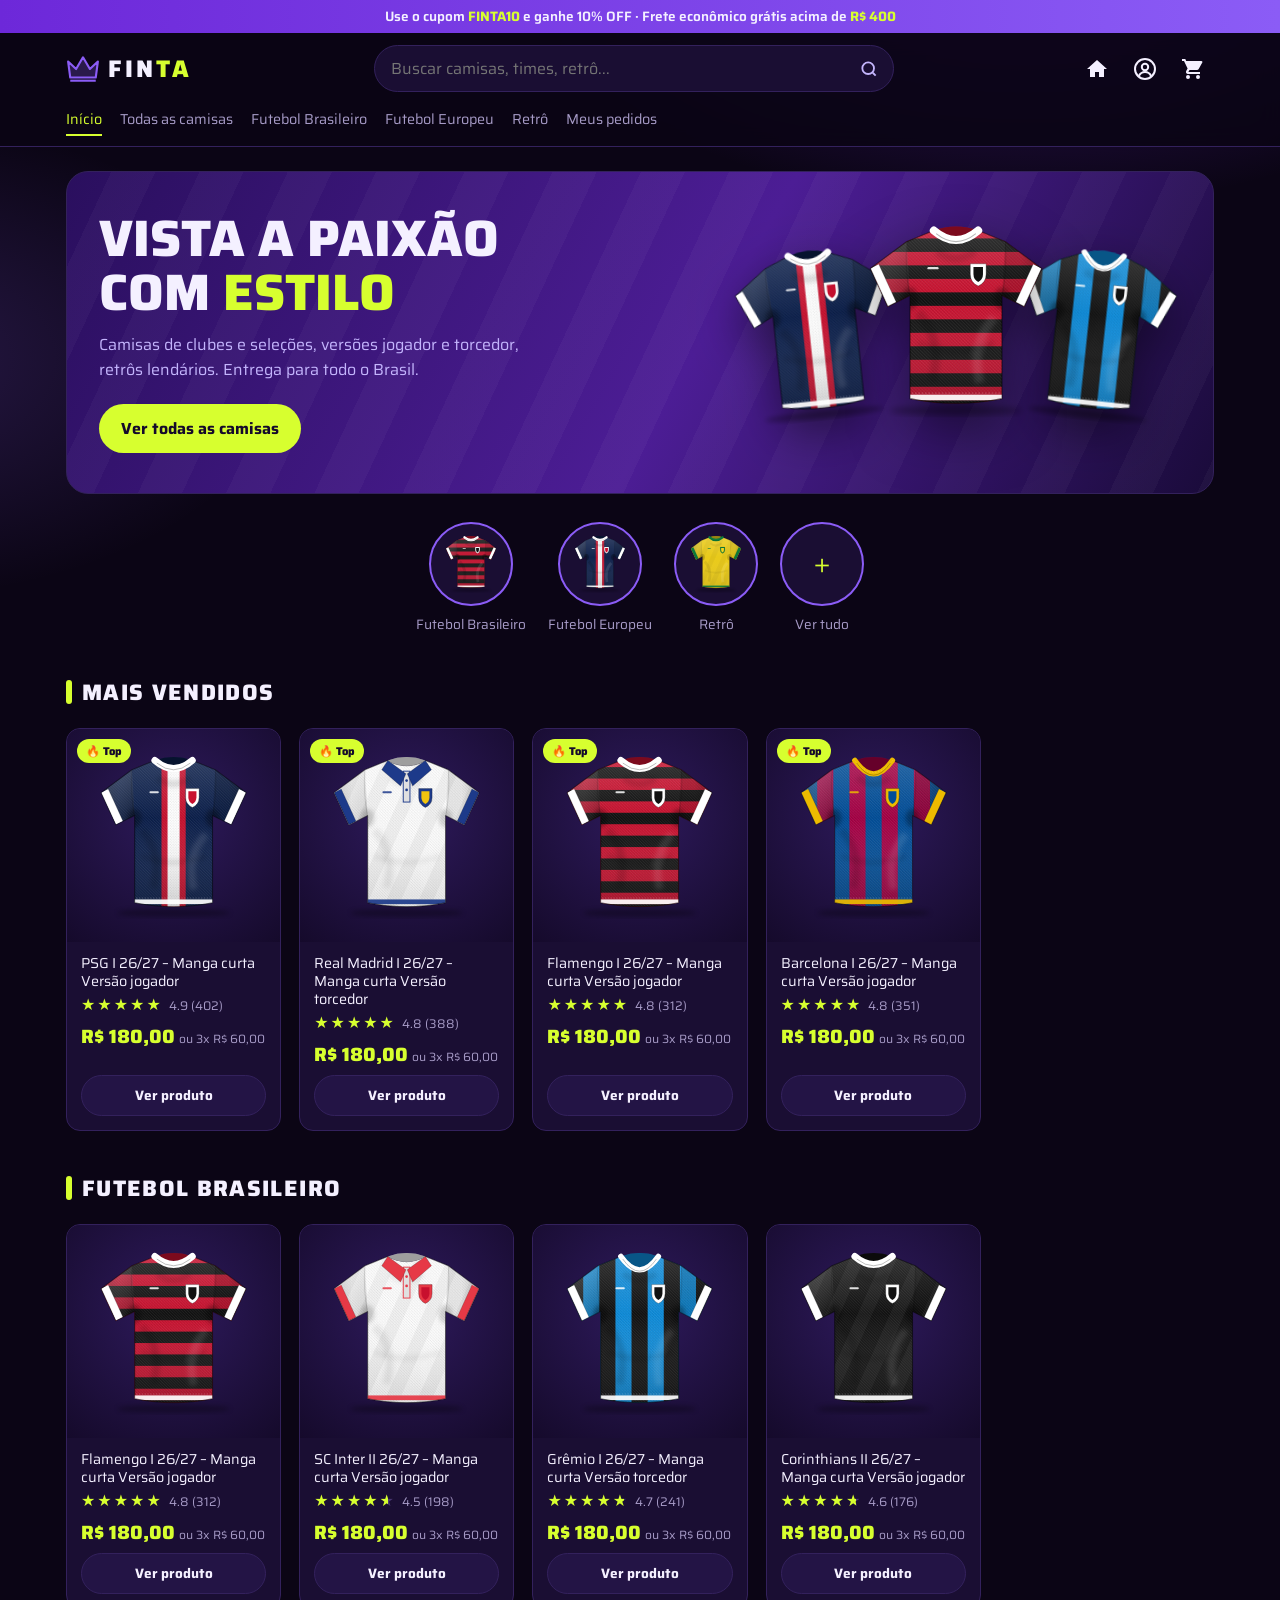
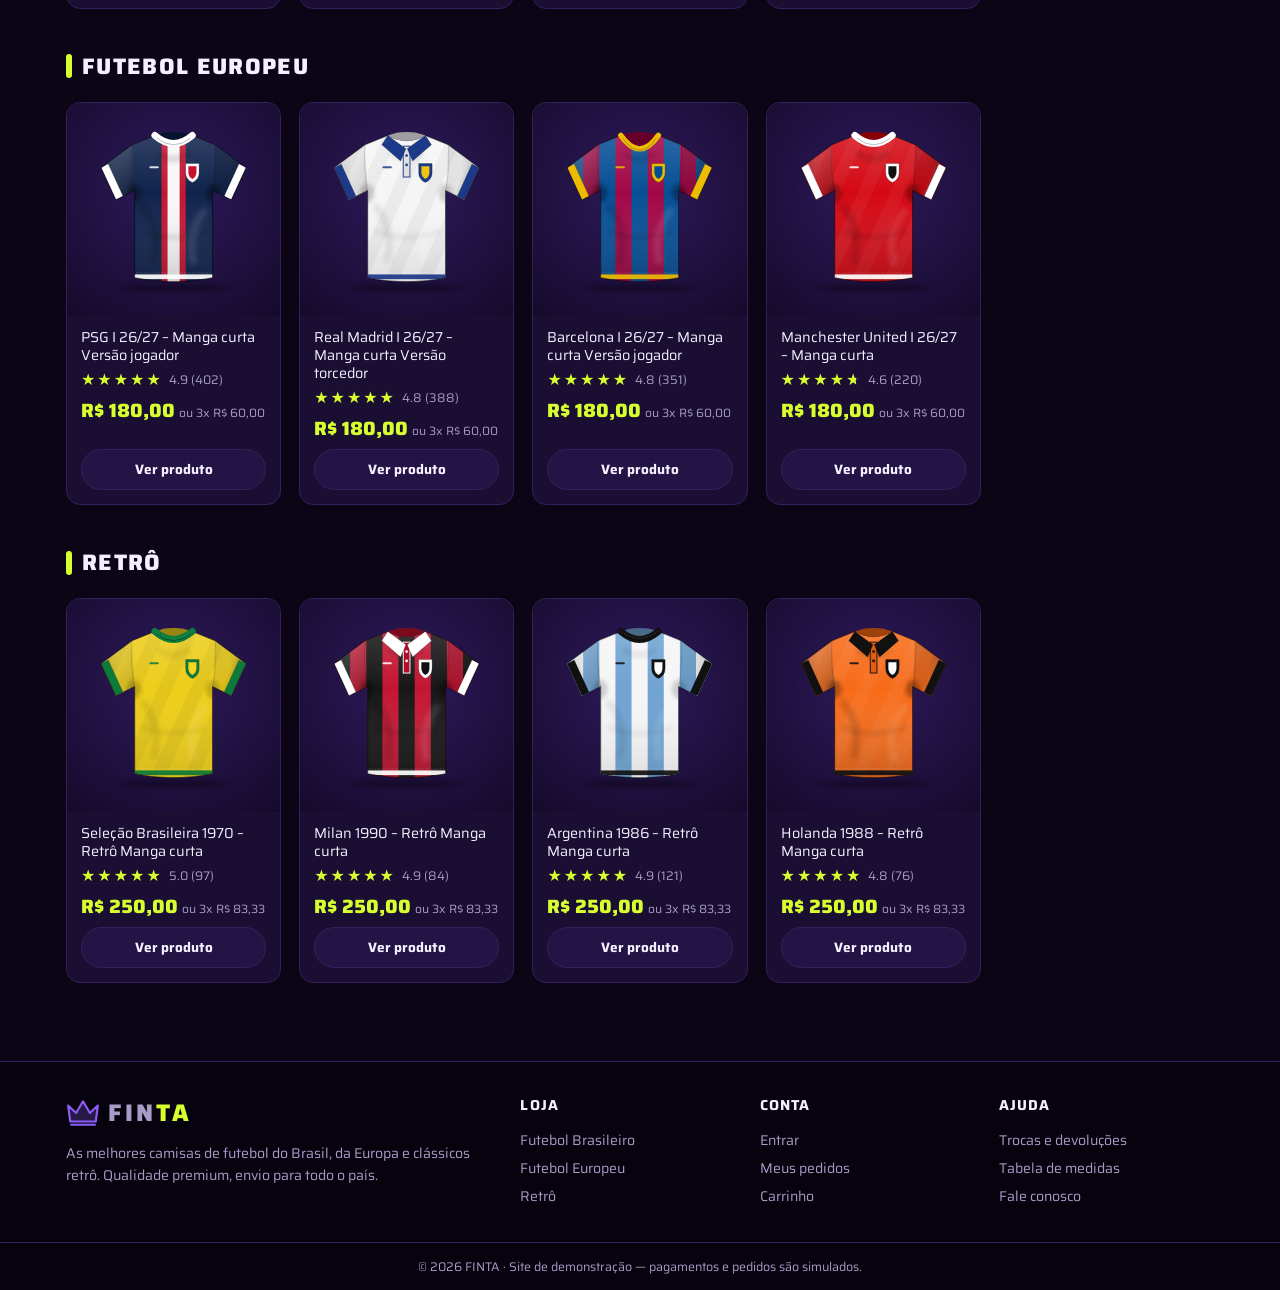
<file: index.html>
<!DOCTYPE html>
<html lang="pt-BR">
<head>
<meta charset="UTF-8">
<meta name="viewport" content="width=device-width, initial-scale=1">
<title>FINTA · Camisas de futebol</title>
<link rel="preconnect" href="https://fonts.googleapis.com">
<link href="https://fonts.googleapis.com/css2?family=Saira:wght@400;600;700;800&display=swap" rel="stylesheet">
<link rel="stylesheet" href="css/style.css">
</head>
<body>
<div id="app-header"></div>
<main id="view"></main>
<div id="app-footer"></div>
<noscript><p style="padding:40px;text-align:center">Ative o JavaScript para ver a loja.</p></noscript>
<script src="js/app.js"></script>
</body>
</html>
</file>
<file: css/style.css>
:root{
  --bg:#0b0515;--bg2:#140a26;--card:#1a0e33;--card2:#231445;
  --purple:#6d28d9;--purple2:#8b5cf6;--purple3:#c4b5fd;
  --neon:#d7ff2f;--text:#f4f0ff;--muted:#a79bc7;--line:#33215c;
  --ok:#3ddc97;--err:#ff5d73;--radius:14px;
  --font:'Saira','Segoe UI',system-ui,sans-serif;
}
*{box-sizing:border-box;margin:0;padding:0}
html{scroll-behavior:smooth}
body{font-family:var(--font);background:var(--bg);color:var(--text);min-height:100vh;display:flex;flex-direction:column;
  background-image:radial-gradient(900px 500px at 80% -10%,rgba(109,40,217,.45),transparent 60%),radial-gradient(700px 400px at -10% 40%,rgba(139,92,246,.22),transparent 60%);
  background-attachment:fixed}
a{color:inherit;text-decoration:none}
button,input,select,textarea{font:inherit;color:inherit}
img,svg{display:block;max-width:100%}
main{flex:1;width:100%;max-width:1180px;margin:0 auto;padding:24px 16px 48px}
.hidden{display:none!important}

.header{position:sticky;top:0;z-index:50;background:rgba(11,5,21,.88);backdrop-filter:blur(12px);border-bottom:1px solid var(--line)}
.header-in{max-width:1180px;margin:0 auto;padding:12px 16px;display:flex;align-items:center;gap:16px}
.logo{display:flex;align-items:center;gap:8px;font-weight:800;font-size:1.5rem;letter-spacing:.12em}
.logo svg{width:34px;height:34px}
.logo span{color:var(--neon)}
.search{flex:1;max-width:520px;margin:0 auto;display:flex;background:var(--card);border:1px solid var(--line);border-radius:999px;overflow:hidden}
.search input{flex:1;background:none;border:0;outline:0;padding:10px 16px;min-width:0}
.search button{background:none;border:0;padding:0 14px;cursor:pointer;color:var(--purple3)}
.nav{display:flex;align-items:center;gap:6px}
.icon-btn{position:relative;width:42px;height:42px;display:grid;place-items:center;border-radius:50%;transition:.2s;color:var(--text);background:none;border:0;cursor:pointer}
.icon-btn:hover{background:var(--card2);color:var(--neon)}
.icon-btn svg{width:24px;height:24px}
.badge{position:absolute;top:2px;right:0;min-width:18px;height:18px;border-radius:9px;background:var(--neon);color:#150a2b;font-size:.7rem;font-weight:800;display:grid;place-items:center;padding:0 4px}
.badge:empty,.badge[data-n="0"]{display:none}
.subnav{max-width:1180px;margin:0 auto;padding:0 16px 10px;display:flex;gap:18px;overflow-x:auto;font-size:.9rem;color:var(--muted)}
.subnav a{white-space:nowrap;padding:4px 0;border-bottom:2px solid transparent}
.subnav a:hover,.subnav a.on{color:var(--neon);border-color:var(--neon)}
.promo{background:linear-gradient(90deg,var(--purple),var(--purple2));text-align:center;font-size:.85rem;padding:6px;font-weight:600}
.promo b{color:var(--neon)}

.hero{position:relative;border-radius:22px;overflow:hidden;padding:40px 32px;min-height:300px;display:flex;align-items:center;justify-content:space-between;gap:20px;
  background:linear-gradient(120deg,#2a0f5e,#4c1d95 55%,#1a0b3a);border:1px solid var(--line)}
.hero::after{content:"";position:absolute;inset:0;background:repeating-linear-gradient(115deg,transparent 0 40px,rgba(255,255,255,.03) 40px 80px);pointer-events:none}
.hero h1{font-size:clamp(1.8rem,4.5vw,3.2rem);line-height:1.05;font-weight:800;text-transform:uppercase;max-width:520px}
.hero h1 em{font-style:normal;color:var(--neon)}
.hero p{color:var(--purple3);margin:12px 0 22px;max-width:440px}
.hero-shirts{display:flex;gap:0;position:relative;z-index:1}
.hero-shirts svg{width:170px;filter:drop-shadow(0 18px 24px rgba(0,0,0,.5))}
.hero-shirts svg:nth-child(2){transform:translateY(-14px) scale(1.12);z-index:2}
.hero-shirts svg:nth-child(1){margin-right:-30px;transform:rotate(-6deg)}
.hero-shirts svg:nth-child(3){margin-left:-30px;transform:rotate(6deg)}
.hero>div{position:relative;z-index:1}

.btn{display:inline-flex;align-items:center;justify-content:center;gap:8px;padding:12px 22px;border-radius:999px;border:0;cursor:pointer;font-weight:700;transition:.2s;background:var(--neon);color:#150a2b}
.btn:hover{transform:translateY(-1px);box-shadow:0 8px 22px rgba(215,255,47,.25)}
.btn.sec{background:var(--card2);color:var(--text);border:1px solid var(--line)}
.btn.sec:hover{box-shadow:none;border-color:var(--purple2)}
.btn.block{width:100%}
.btn:disabled{opacity:.5;cursor:not-allowed;transform:none;box-shadow:none}
.link{color:var(--purple3);text-decoration:underline;cursor:pointer;background:none;border:0}

.cats{display:flex;justify-content:center;gap:22px;margin:28px 0;flex-wrap:wrap}
.cat{display:flex;flex-direction:column;align-items:center;gap:8px;font-size:.85rem;color:var(--muted);transition:.2s}
.cat .ring{width:84px;height:84px;border-radius:50%;border:2px solid var(--purple2);background:var(--card);display:grid;place-items:center;overflow:hidden;transition:.2s}
.cat .ring svg{width:56px}
.cat:hover{color:var(--neon)}.cat:hover .ring{border-color:var(--neon);transform:scale(1.06)}

.section{margin-top:40px}
.section-t{display:flex;align-items:center;justify-content:space-between;margin-bottom:18px}
.section-t h2{font-size:1.4rem;font-weight:800;text-transform:uppercase;letter-spacing:.06em;display:flex;align-items:center;gap:10px}
.section-t h2::before{content:"";width:6px;height:24px;background:var(--neon);border-radius:3px}
.grid{display:grid;grid-template-columns:repeat(auto-fill,minmax(210px,1fr));gap:18px}
.card{background:var(--card);border:1px solid var(--line);border-radius:var(--radius);overflow:hidden;transition:.25s;display:flex;flex-direction:column;position:relative}
.card:hover{transform:translateY(-4px);border-color:var(--purple2);box-shadow:0 14px 30px rgba(0,0,0,.4)}
.card .img{background:radial-gradient(circle at 50% 40%,#2e1a5c,#150a2b);padding:18px 26px;aspect-ratio:1/1;display:grid;place-items:center}
.card .img svg{width:100%;max-height:100%;transition:.3s}
.card:hover .img svg{transform:scale(1.06) rotate(-2deg)}
.card .info{padding:12px 14px 14px;display:flex;flex-direction:column;gap:6px;flex:1}
.card .nome{font-size:.9rem;line-height:1.25;min-height:2.5em}
.card .preco{font-size:1.2rem;font-weight:800;color:var(--neon)}
.card .preco small{color:var(--muted);font-weight:400;font-size:.75rem;margin-left:4px}
.tag{position:absolute;top:10px;left:10px;background:var(--neon);color:#150a2b;font-size:.7rem;font-weight:800;padding:3px 9px;border-radius:999px;z-index:2}
.card .add{margin-top:auto}
.card .add .btn{padding:9px 14px;font-size:.85rem;width:100%}
.stars{--r:5;font-size:1rem;letter-spacing:2px;background:linear-gradient(90deg,var(--neon) calc(var(--r)/5*100%),#4a3873 0);-webkit-background-clip:text;background-clip:text;color:transparent;display:inline-block;line-height:1}
.rate{display:flex;align-items:center;gap:6px;color:var(--muted);font-size:.78rem}

.toolbar{display:flex;gap:12px;flex-wrap:wrap;align-items:center;margin-bottom:18px}
.toolbar select,.field input,.field select,.field textarea{background:var(--card);border:1px solid var(--line);border-radius:10px;padding:10px 12px;outline:0;width:100%}
.toolbar select{width:auto}
.field input:focus,.field select:focus,.toolbar select:focus{border-color:var(--purple2);box-shadow:0 0 0 3px rgba(139,92,246,.25)}
.chips{display:flex;gap:8px;flex-wrap:wrap}
.chip{padding:7px 14px;border-radius:999px;background:var(--card);border:1px solid var(--line);cursor:pointer;font-size:.85rem;transition:.2s}
.chip.on,.chip:hover{background:var(--purple);border-color:var(--purple2)}

.crumbs{color:var(--muted);font-size:.85rem;margin-bottom:16px}
.crumbs a:hover{color:var(--neon)}
.pdp{display:grid;grid-template-columns:1fr 1fr;gap:32px}
.pdp-img{background:radial-gradient(circle at 50% 40%,#341d6a,#150a2b);border:1px solid var(--line);border-radius:22px;padding:40px;display:grid;place-items:center}
.pdp-img svg{width:min(100%,380px)}
.pdp h1{font-size:1.7rem;line-height:1.15}
.pdp .price{font-size:2.2rem;font-weight:800;color:var(--neon);margin:10px 0 2px}
.pdp .parc{color:var(--muted);font-size:.9rem;margin-bottom:16px}
.pdp .desc{color:var(--purple3);margin:14px 0;line-height:1.55}
.sizes{display:flex;gap:8px;flex-wrap:wrap;margin:8px 0 18px}
.size{min-width:48px;padding:10px 12px;border-radius:10px;border:1px solid var(--line);background:var(--card);cursor:pointer;text-align:center;font-weight:600;transition:.2s}
.size:hover{border-color:var(--purple2)}
.size.on{background:var(--neon);color:#150a2b;border-color:var(--neon)}
.label{font-size:.8rem;text-transform:uppercase;letter-spacing:.1em;color:var(--muted)}
.qty{display:inline-flex;align-items:center;border:1px solid var(--line);border-radius:999px;background:var(--card);overflow:hidden}
.qty button{width:36px;height:36px;background:none;border:0;cursor:pointer;font-size:1.1rem}
.qty button:hover{color:var(--neon)}
.qty span{min-width:30px;text-align:center;font-weight:700}
.buy-row{display:flex;gap:12px;flex-wrap:wrap;align-items:center;margin:8px 0 18px}
.perks{display:grid;gap:8px;margin-top:18px;font-size:.88rem;color:var(--muted)}
.perks div{display:flex;gap:10px;align-items:center}
.perks b{color:var(--text)}
.frete-box{background:var(--card);border:1px solid var(--line);border-radius:12px;padding:14px;margin-top:14px}
.row{display:flex;gap:8px}
.reviews{margin-top:40px}
.review{background:var(--card);border:1px solid var(--line);border-radius:12px;padding:14px;margin-bottom:10px}
.review header{display:flex;justify-content:space-between;margin-bottom:6px;font-size:.9rem}

.layout2{display:grid;grid-template-columns:1fr 360px;gap:24px;align-items:start}
.box{background:var(--card);border:1px solid var(--line);border-radius:var(--radius);padding:20px}
.box h3{font-size:1.05rem;margin-bottom:14px;text-transform:uppercase;letter-spacing:.06em}
.page-t{font-size:1.8rem;font-weight:800;margin-bottom:20px;text-transform:uppercase}
.page-t em{font-style:normal;color:var(--neon)}
.cart-item{display:grid;grid-template-columns:90px 1fr auto;gap:16px;padding:14px 0;border-bottom:1px solid var(--line);align-items:center}
.cart-item:last-child{border:0}
.cart-item .th{background:#150a2b;border-radius:10px;padding:6px}
.cart-item h4{font-weight:600;font-size:.98rem}
.cart-item .meta{color:var(--muted);font-size:.82rem;margin:2px 0 8px}
.cart-item .sub{font-weight:800;color:var(--neon);text-align:right}
.cart-item .rm{color:var(--err);font-size:.8rem;margin-top:6px;display:block;cursor:pointer;background:none;border:0;margin-left:auto}
.sum-line{display:flex;justify-content:space-between;padding:7px 0;color:var(--muted)}
.sum-line.total{color:var(--text);font-size:1.3rem;font-weight:800;border-top:1px solid var(--line);margin-top:8px;padding-top:14px}
.sum-line.total b{color:var(--neon)}
.sum-line .ok{color:var(--ok)}
.empty{text-align:center;padding:60px 20px;color:var(--muted)}
.empty svg{width:90px;margin:0 auto 14px;opacity:.7}
.empty h3{color:var(--text);font-size:1.3rem;margin-bottom:6px}
.steps{display:flex;gap:8px;margin-bottom:22px;font-size:.85rem;flex-wrap:wrap}
.steps span{padding:6px 14px;border-radius:999px;background:var(--card);border:1px solid var(--line);color:var(--muted)}
.steps span.on{background:var(--purple);color:#fff;border-color:var(--purple2)}
.form{display:grid;grid-template-columns:repeat(6,1fr);gap:12px}
.field{display:flex;flex-direction:column;gap:5px;grid-column:span 6}
.field.s3{grid-column:span 3}.field.s2{grid-column:span 2}.field.s4{grid-column:span 4}
.field label{font-size:.78rem;color:var(--muted);text-transform:uppercase;letter-spacing:.06em}
.field .err{color:var(--err);font-size:.78rem;min-height:1em}
.field.bad input,.field.bad select{border-color:var(--err)}
.opts{display:grid;gap:10px}
.opt{display:flex;align-items:center;gap:12px;padding:14px;border:1px solid var(--line);border-radius:12px;cursor:pointer;background:var(--bg2);transition:.2s}
.opt:hover{border-color:var(--purple2)}
.opt:has(input:checked){border-color:var(--neon);background:rgba(215,255,47,.06)}
.opt input{accent-color:var(--neon)}
.opt .grow{flex:1}.opt small{display:block;color:var(--muted)}
.opt b.pr{color:var(--neon)}
.pay-tabs{display:flex;gap:8px;margin-bottom:14px;flex-wrap:wrap}
.mini-item{display:flex;gap:10px;align-items:center;font-size:.85rem;padding:6px 0}
.mini-item .th{width:44px;background:#150a2b;border-radius:8px;padding:3px;flex:none}
.mini-item .grow{flex:1;line-height:1.2}
.cupom{display:flex;gap:8px;margin:12px 0}
.cupom input{flex:1;background:var(--bg2);border:1px solid var(--line);border-radius:10px;padding:10px;outline:0;text-transform:uppercase}

.auth{max-width:440px;margin:20px auto}
.auth .box{padding:28px}
.auth h1{font-size:1.6rem;margin-bottom:4px;text-transform:uppercase}
.auth p.sub{color:var(--muted);margin-bottom:20px}
.avatar{width:84px;height:84px;border-radius:50%;background:var(--purple);display:grid;place-items:center;font-size:2rem;font-weight:800}
.profile-head{display:flex;gap:18px;align-items:center;margin-bottom:22px}
.profile-head h1{font-size:1.5rem}
.profile-head p{color:var(--muted);font-size:.9rem}
.tabs{display:flex;gap:6px;margin-bottom:18px;border-bottom:1px solid var(--line);overflow-x:auto}
.tab{padding:10px 18px;cursor:pointer;color:var(--muted);border-bottom:3px solid transparent;background:none;border-top:0;border-left:0;border-right:0;white-space:nowrap}
.tab.on{color:var(--neon);border-color:var(--neon)}
.order{background:var(--card);border:1px solid var(--line);border-radius:12px;padding:16px;margin-bottom:12px}
.order header{display:flex;justify-content:space-between;flex-wrap:wrap;gap:8px;margin-bottom:10px}
.status{padding:3px 12px;border-radius:999px;font-size:.78rem;font-weight:700;background:rgba(215,255,47,.12);color:var(--neon)}
.status.ok{background:rgba(61,220,151,.14);color:var(--ok)}
.timeline{display:flex;justify-content:space-between;margin:20px 0;position:relative}
.timeline::before{content:"";position:absolute;top:12px;left:10%;right:10%;height:3px;background:var(--line)}
.tl{position:relative;text-align:center;flex:1;font-size:.8rem;color:var(--muted)}
.tl i{display:block;width:26px;height:26px;border-radius:50%;background:var(--card2);border:3px solid var(--line);margin:0 auto 6px;position:relative;z-index:1}
.tl.done{color:var(--text)}.tl.done i{background:var(--neon);border-color:var(--neon)}
.pix{background:#fff;color:#111;border-radius:12px;padding:14px;text-align:center}
.pix code{display:block;word-break:break-all;font-size:.75rem;margin:10px 0;background:#eee;padding:8px;border-radius:8px}
.qr{width:160px;height:160px;margin:0 auto;display:grid;grid-template-columns:repeat(21,1fr)}
.qr i{background:#111}.qr i.w{background:#fff}

.toasts{position:fixed;bottom:20px;right:20px;display:grid;gap:10px;z-index:200}
.toast{background:var(--card2);border:1px solid var(--purple2);border-left:4px solid var(--neon);padding:12px 18px;border-radius:10px;box-shadow:0 10px 30px rgba(0,0,0,.5);animation:in .3s}
.toast.err{border-left-color:var(--err)}
@keyframes in{from{opacity:0;transform:translateX(30px)}}

.footer{border-top:1px solid var(--line);background:#07030e;margin-top:30px}
.footer-in{max-width:1180px;margin:0 auto;padding:32px 16px;display:grid;grid-template-columns:2fr 1fr 1fr 1fr;gap:24px;font-size:.88rem;color:var(--muted)}
.footer h4{color:var(--text);margin-bottom:10px;font-size:.9rem;text-transform:uppercase;letter-spacing:.08em}
.footer a{display:block;padding:3px 0}.footer a:hover{color:var(--neon)}
.copy{text-align:center;padding:14px;border-top:1px solid var(--line);font-size:.78rem;color:var(--muted)}

@media(max-width:860px){
  .pdp,.layout2{grid-template-columns:1fr}
  .hero{flex-direction:column;text-align:center;padding:28px 18px}
  .hero-shirts svg{width:110px}
  .footer-in{grid-template-columns:1fr 1fr}
  .header-in{flex-wrap:wrap}.search{order:3;flex-basis:100%;max-width:none}
  .grid{grid-template-columns:repeat(2,1fr);gap:12px}
  .field.s3,.field.s2,.field.s4{grid-column:span 6}
  .cart-item{grid-template-columns:70px 1fr}.cart-item .sub{grid-column:2;text-align:left}
}

.card .img img,.pdp-img img,.ring img,.hero-shirts img{width:100%;max-height:100%;object-fit:contain}
.th img{width:100%;height:100%;object-fit:contain}
.hero-shirts img{width:170px}
@media(max-width:700px){.hero-shirts img{width:110px}}
.brands{display:flex;flex-wrap:wrap;gap:6px;margin-top:2px}
.brands span{font-size:.7rem;font-weight:700;letter-spacing:.03em;padding:3px 9px;border-radius:999px;border:1px solid var(--line);color:var(--muted);transition:.2s}
.brands.has span:not(.on){opacity:.35}
.brands span.on{border-color:var(--neon);color:var(--neon);background:rgba(217,255,48,.08)}
</file>
